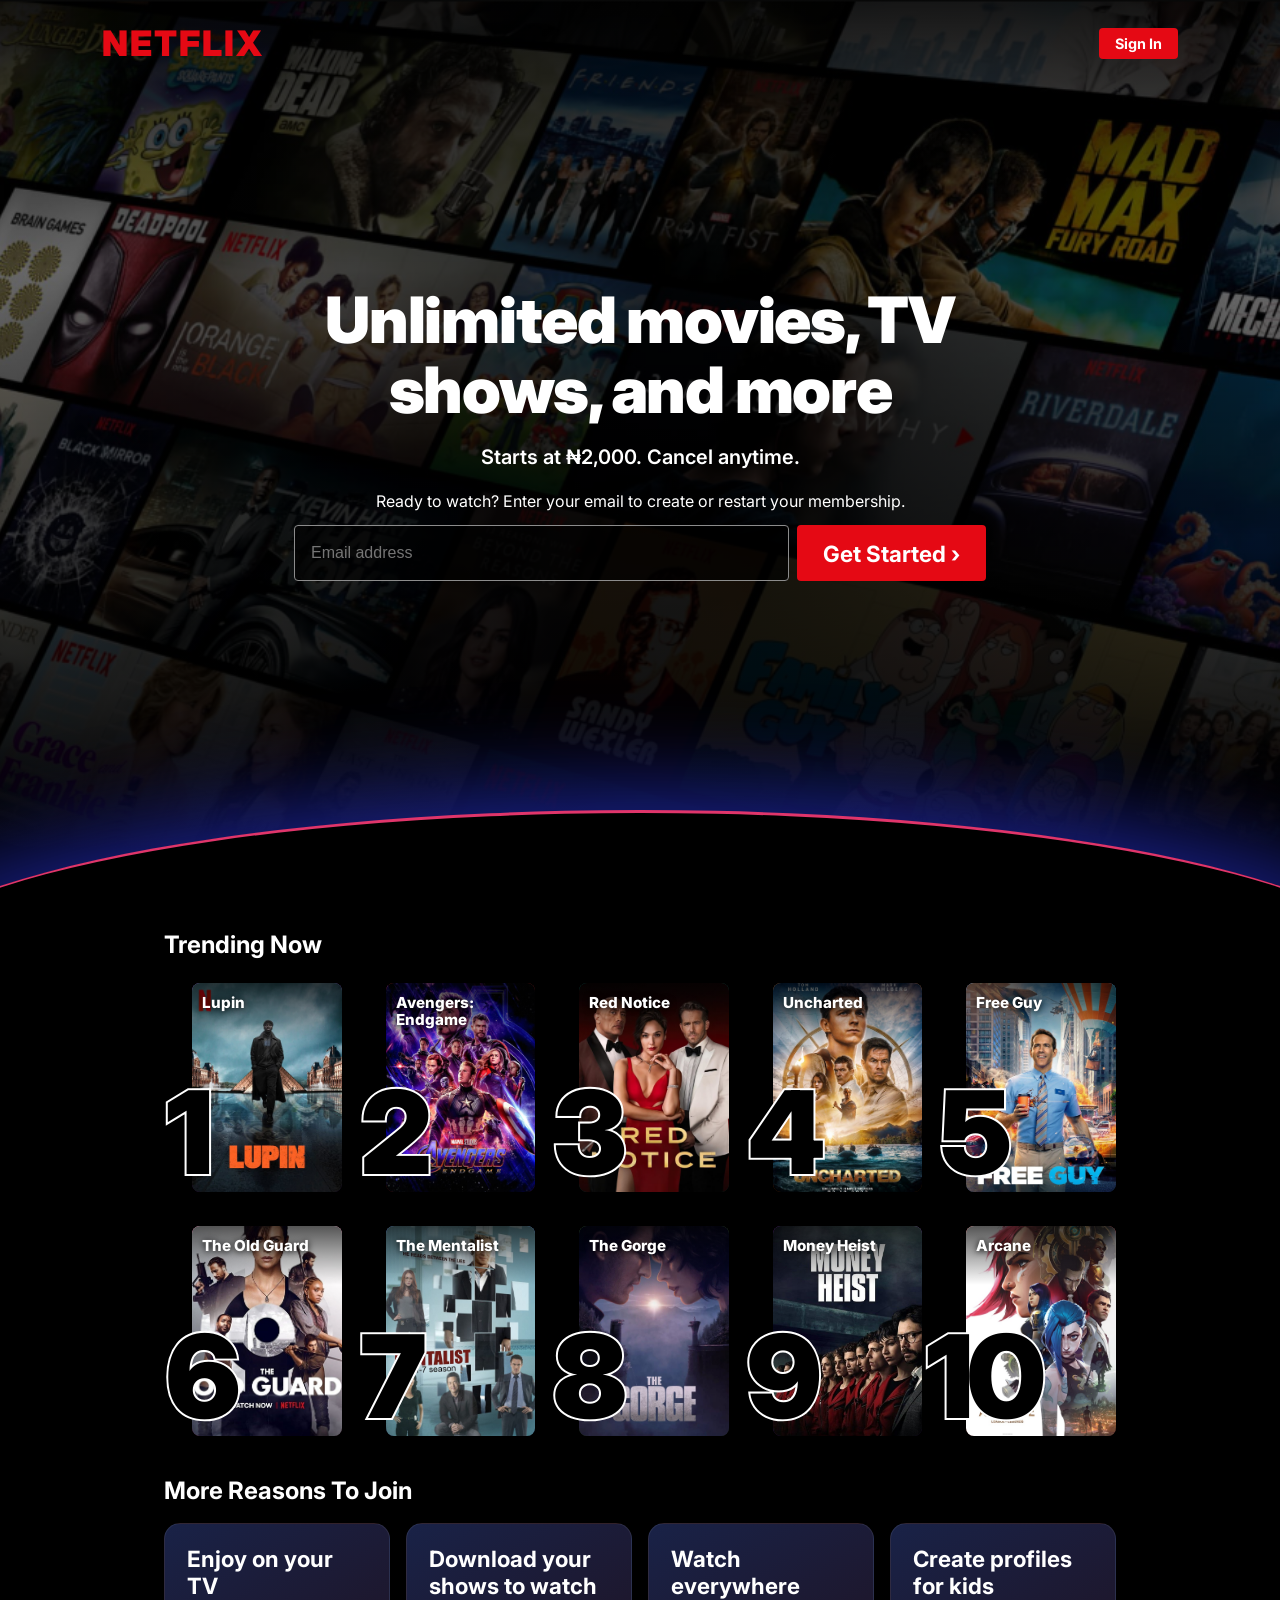
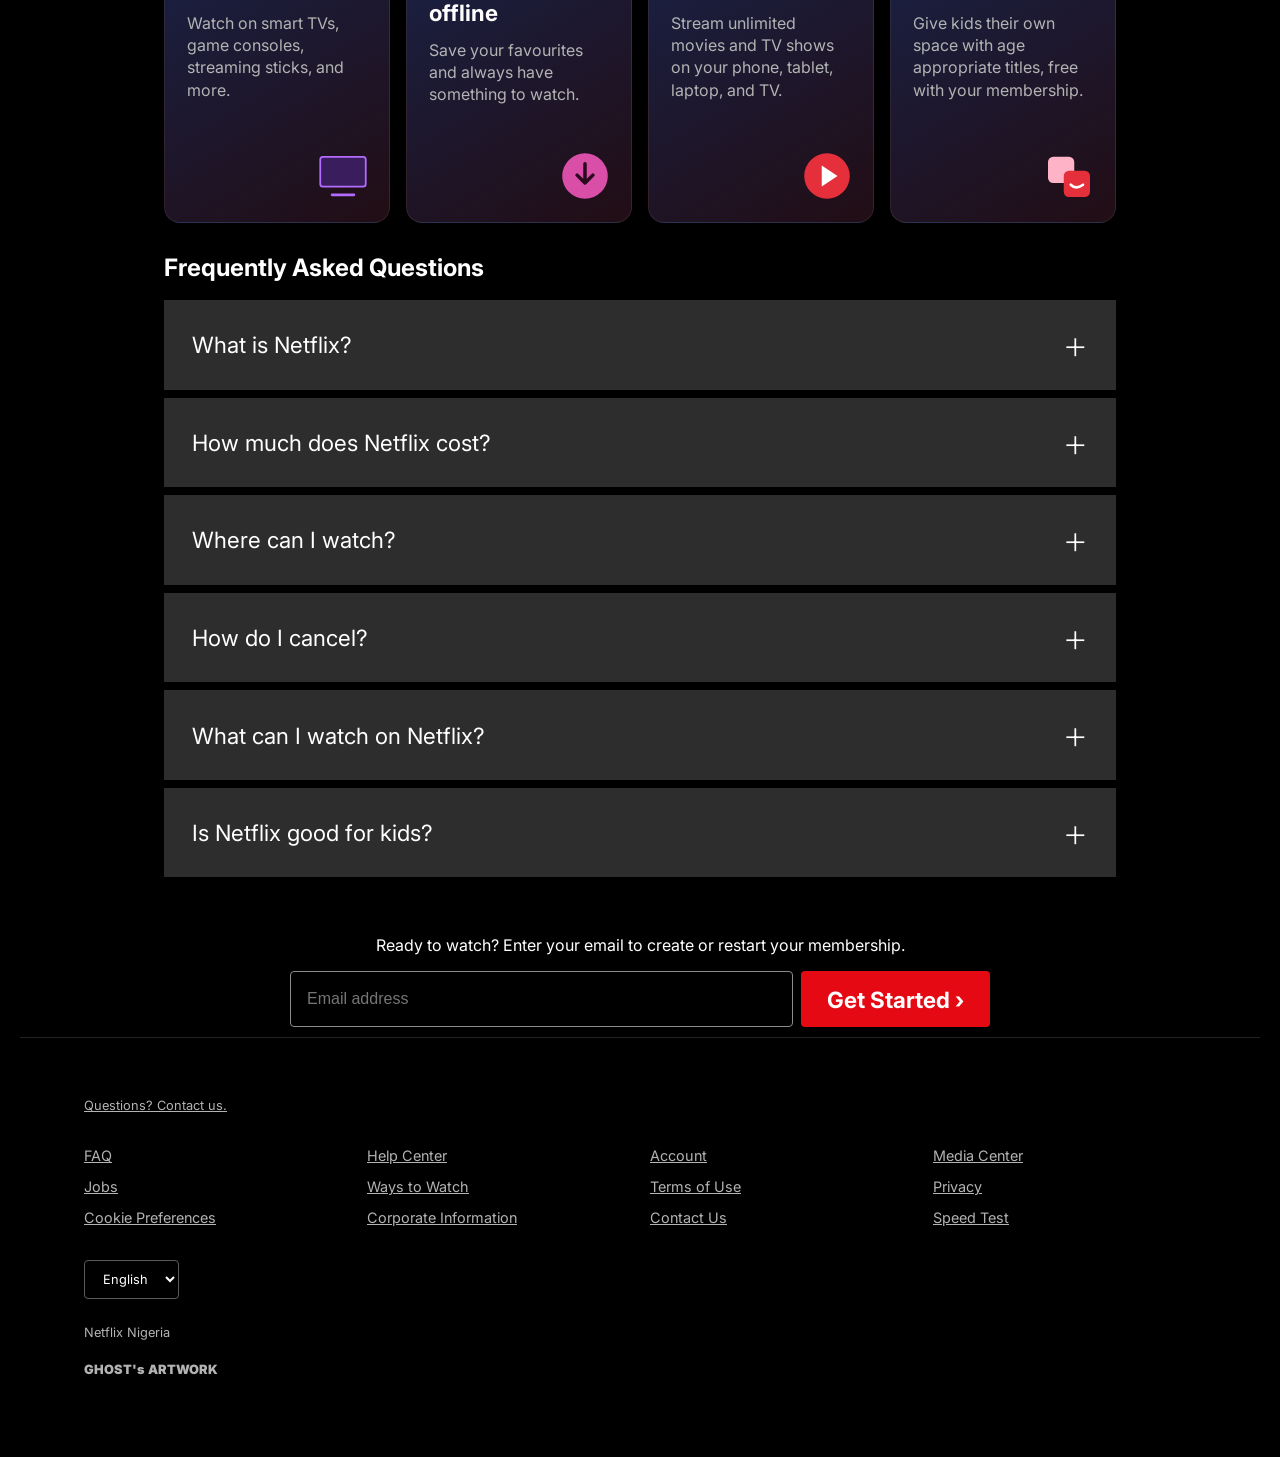
<file: index.html>
<!DOCTYPE html>
<html lang="en">
<head>
<meta charset="UTF-8">
<meta name="viewport" content="width=device-width, initial-scale=1">
<title>NETFLIX | Watch movies and TV shows</title>
<link rel="stylesheet" href="style.css">
</head>
<body>

<!-- HERO -->
<div class="landing">
  
    
  <div class="shade"></div>

  <header class="land-head">
    <a href="index.html" class="logo">NETFLIX</a>
    <a class="signin" href="login.html">Sign In</a>
  </header>

  <main class="land-body">
    <h1>Unlimited movies, TV shows, and more</h1>
    <p class="price">Starts at &#8358;2,000. Cancel anytime.</p>
    <p class="ask">Ready to watch? Enter your email to create or restart your membership.</p>
    <form class="start" action="signup.html" method="get">
      <input type="email" name="email" placeholder="Email address" aria-label="Email address" required>
      <button type="submit">Get Started &rsaquo;</button>
    </form>
  </main>
  <div class="curve"></div>
</div>

<div class="page-body">


  <section class="section">
    <h2>Trending Now</h2>
    <ol class="rank-row">
      <li class="rank-item">
        <div class="art"><img src="images/Lupin.jpg" alt=""><span class="title">Lupin</span></div>
        <span class="rank">1</span>
      </li>
      <li class="rank-item">
        <div class="art"><img src="images/Avengers Endgame.jpg" alt=""><span class="title">Avengers: Endgame</span></div>
        <span class="rank">2</span>
      </li>
      <li class="rank-item">
        <div class="art"><img src="images/download.jpg" alt=""><span class="title">Red Notice</span></div>
        <span class="rank">3</span>
      </li>
      <li class="rank-item">
        <div class="art"><img src="images/30 of the Best Action Movies to Stream on Netflix.jpg" alt=""><span class="title">Uncharted</span></div>
        <span class="rank">4</span>
      </li>
      <li class="rank-item">
        <div class="art"><img src="images/Free Guy (2020).jpg" alt=""><span class="title">Free Guy</span></div>
        <span class="rank">5</span>
      </li>
      <li class="rank-item">
        <div class="art"><img src="images/Charlize Theron.jpg" alt=""><span class="title">The Old Guard</span></div>
        <span class="rank">6</span>
      </li>
      <li class="rank-item">
        <div class="art"><img src="images/The Mentalist🔥❤️.jpg" alt=""><span class="title">The Mentalist</span></div>
        <span class="rank">7</span>
      </li>
      <li class="rank-item">
        <div class="art"><img src="images/The Gorge (2025).jpg" alt=""><span class="title">The Gorge</span></div>
        <span class="rank">8</span>
      </li>
      <li class="rank-item">
        <div class="art"><img src="images/Money Heist - money heist , money heist season 4, money heist season 3, money heist season 3 sub indo, money heist season 2, money heist season 2 sub indo, money heist cast, money heist sinopsis, money heist netflix.jpg" alt=""><span class="title">Money Heist</span></div>
        <span class="rank">9</span>
      </li>
      <li class="rank-item">
        <div class="art"><img src="images/The 40 Best TV Posters of 2021.jpg" alt=""><span class="title">Arcane</span></div>
        <span class="rank">10</span>
      </li>
    </ol>
  </section>

  <!-- MORE REASONS TO JOIN -->
  <section class="section">
    <h2>More Reasons To Join</h2>
    <div class="reasons">
      <article class="reason">
        <h3>Enjoy on your TV</h3>
        <p>Watch on smart TVs, game consoles, streaming sticks, and more.</p>
        <svg viewBox="0 0 64 64" aria-hidden="true">
          <rect x="6" y="10" width="52" height="34" rx="3" fill="#3a1d5c" stroke="#b46bff" stroke-width="2"/>
          <rect x="18" y="52" width="28" height="3" rx="1.5" fill="#b46bff"/>
        </svg>
      </article>
      <article class="reason">
        <h3>Download your shows to watch offline</h3>
        <p>Save your favourites and always have something to watch.</p>
        <svg viewBox="0 0 64 64" aria-hidden="true">
          <circle cx="32" cy="32" r="26" fill="#d94fa8"/>
          <path d="M32 18v22m0 0l-9-9m9 9l9-9" stroke="#2b0a1f" stroke-width="4" fill="none" stroke-linecap="round" stroke-linejoin="round"/>
        </svg>
      </article>
      <article class="reason">
        <h3>Watch everywhere</h3>
        <p>Stream unlimited movies and TV shows on your phone, tablet, laptop, and TV.</p>
        <svg viewBox="0 0 64 64" aria-hidden="true">
          <circle cx="32" cy="32" r="26" fill="#e5303c"/>
          <path d="M26 20l18 12-18 12z" fill="#fff"/>
        </svg>
      </article>
      <article class="reason">
        <h3>Create profiles for kids</h3>
        <p>Give kids their own space with age appropriate titles, free with your membership.</p>
        <svg viewBox="0 0 64 64" aria-hidden="true">
          <rect x="8" y="10" width="30" height="30" rx="6" fill="#ffb3c7"/>
          <rect x="26" y="26" width="30" height="30" rx="6" fill="#e5303c"/>
          <path d="M34 42q6 6 14 0" stroke="#fff" stroke-width="3" fill="none" stroke-linecap="round"/>
        </svg>
      </article>
    </div>
  </section>

  <!-- FAQ -->
  <section class="section faq">
    <h2>Frequently Asked Questions</h2>
    <details>
      <summary>What is Netflix?</summary>
      <p>Netflix is a streaming service for movies, series, and documentaries. Watch on any device with an internet connection, whenever you like.</p>
    </details>
    <details>
      <summary>How much does Netflix cost?</summary>
      <p>Plans start at &#8358;2,000 a month. One flat fee, no contracts, and no hidden charges.</p>
    </details>
    <details>
      <summary>Where can I watch?</summary>
      <p>On your phone, tablet, laptop, or smart TV. Sign in to your account from any web browser.</p>
    </details>
    <details>
      <summary>How do I cancel?</summary>
      <p>Cancel online in two clicks from your account page. There are no cancellation fees, so you can start or stop whenever you want.</p>
    </details>
    <details>
      <summary>What can I watch on Netflix?</summary>
      <p>Dramas, comedies, action films, documentaries, and Nigerian stories, with new titles added every week.</p>
    </details>
    <details>
      <summary>Is Netflix good for kids?</summary>
      <p>Yes. Kids profiles show only age appropriate titles and come free with every plan.</p>
    </details>

    <div class="cta">
      <p class="ask">Ready to watch? Enter your email to create or restart your membership.</p>
      <form class="start" action="signup.html" method="get">
        <input type="email" name="email" placeholder="Email address" aria-label="Email address" required>
        <button type="submit">Get Started &rsaquo;</button>
      </form>
    </div>
  </section>

  <!-- FOOTER -->
  <footer class="site-footer">
    <p class="contact"><a href="#">Questions? Contact us.</a></p>
    <ul class="foot-links">
      <li><a href="#">FAQ</a></li>
      <li><a href="#">Help Center</a></li>
      <li><a href="#">Account</a></li>
      <li><a href="#">Media Center</a></li>
      <li><a href="#">Jobs</a></li>
      <li><a href="#">Ways to Watch</a></li>
      <li><a href="#">Terms of Use</a></li>
      <li><a href="#">Privacy</a></li>
      <li><a href="#">Cookie Preferences</a></li>
      <li><a href="#">Corporate Information</a></li>
      <li><a href="#">Contact Us</a></li>
      <li><a href="#">Speed Test</a></li>
    </ul>
    <select class="lang" aria-label="Language">
      <option>English</option>
      <option>Igbo</option>
      <option>Yoruba</option>
      <option>Hausa</option>
    </select> 
    <p class="country">Netflix Nigeria</p>
    <p class="fine">GHOST's ARTWORK</p>
  </footer>

</div>
</body>
</html>
</file>
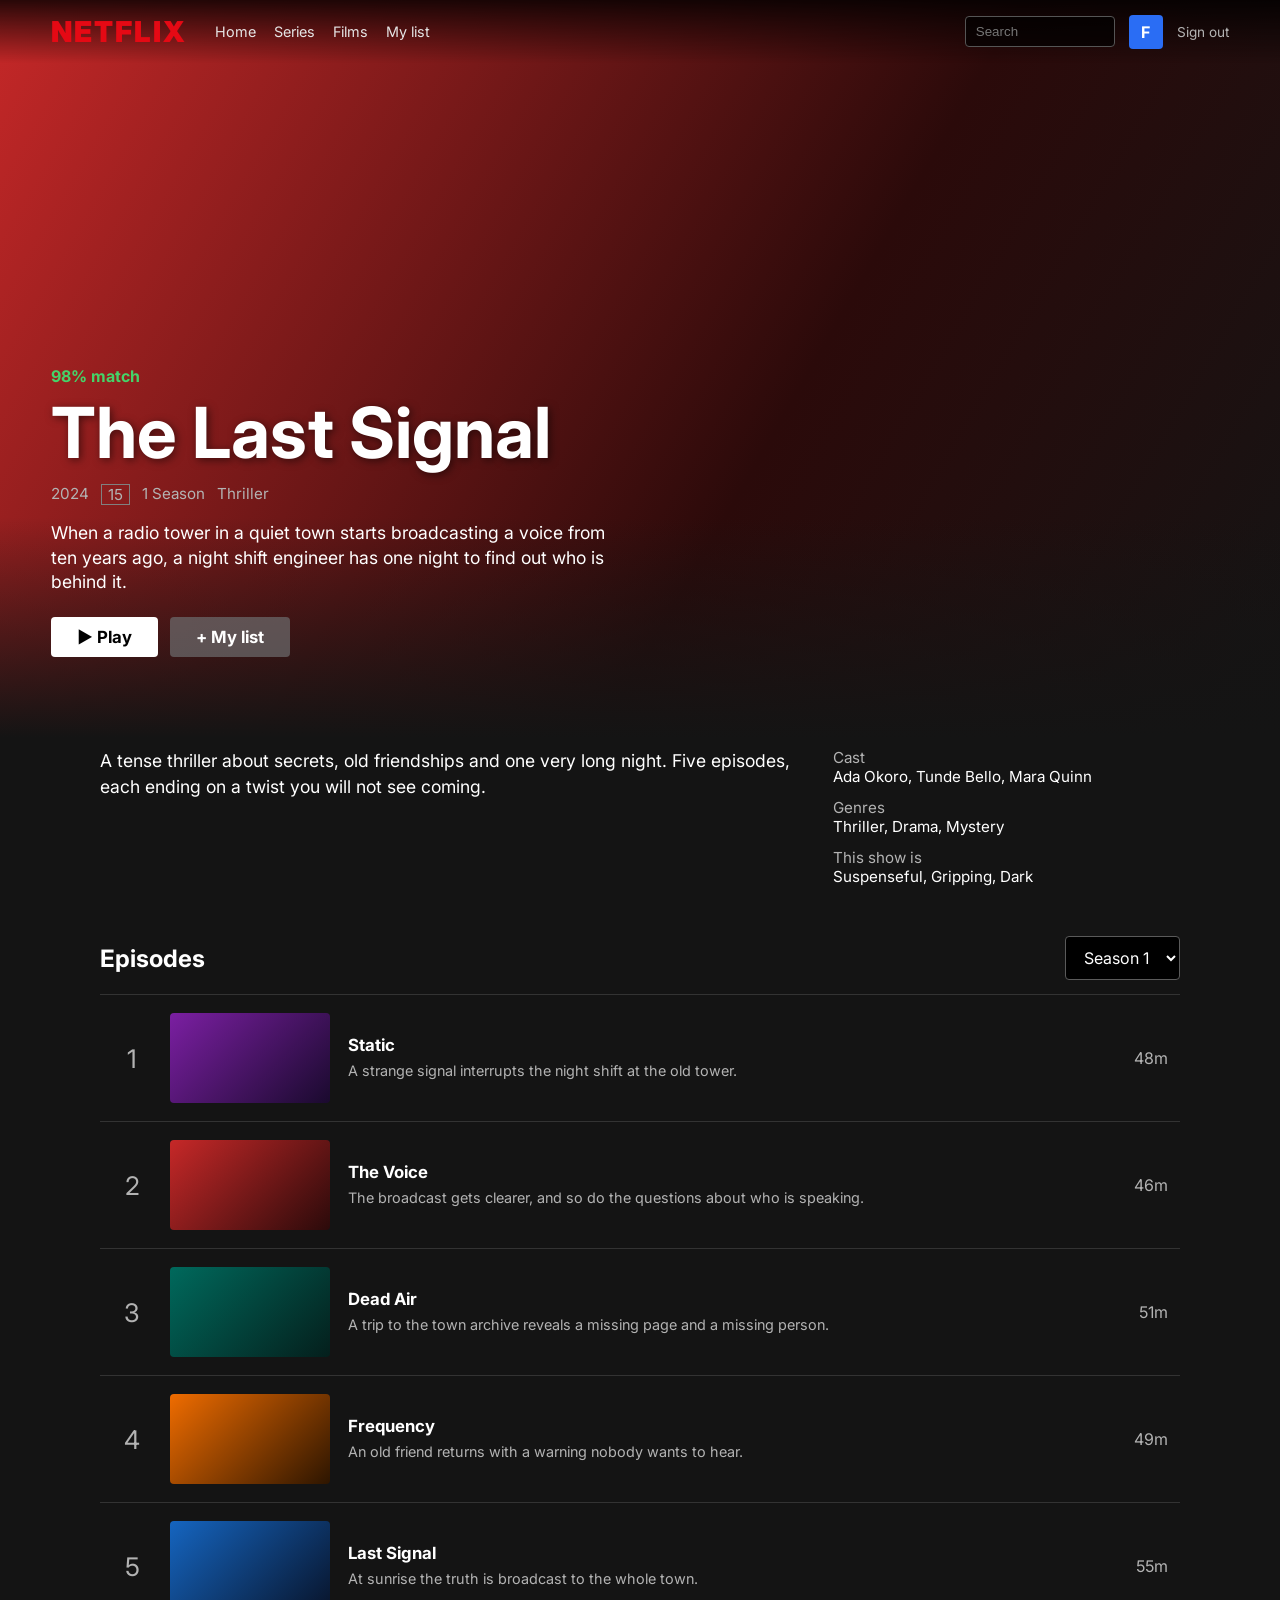
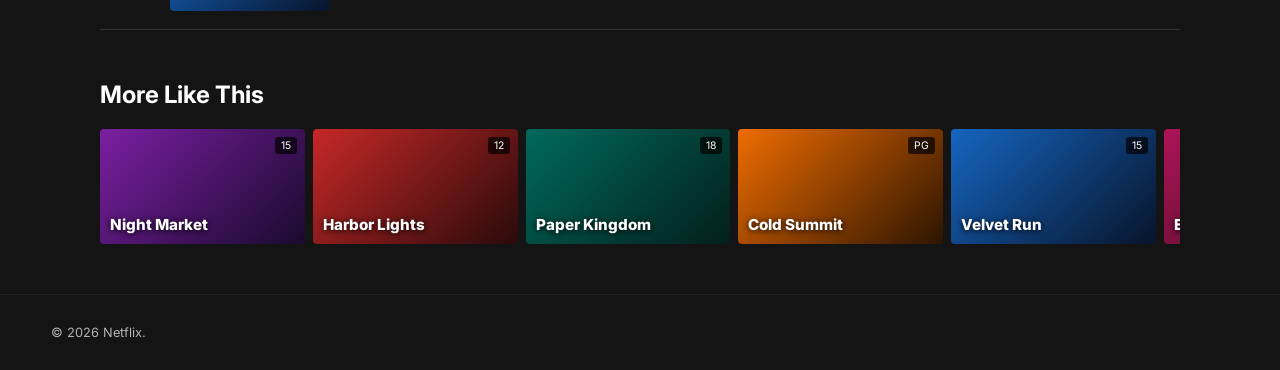
<file: details.html>
<!DOCTYPE html>
<html lang="en">
<head>
<meta charset="UTF-8">
<meta name="viewport" content="width=device-width, initial-scale=1">
<title>The Last Signal | Netflix</title>
<link rel="stylesheet" href="style.css">
</head>
<body>

  <nav>
    <a href="home.html" class="logo">NETFLIX</a>
    <ul>
      <li><a href="home.html">Home</a></li>
      <li><a href="home.html">Series</a></li>
      <li><a href="home.html">Films</a></li>
      <li><a href="home.html">My list</a></li>
    </ul>
    <div class="nav-right">
      <input type="search" placeholder="Search" aria-label="Search titles">
      <a class="avatar" href="profiles.html" aria-label="Switch profile">F</a>
      <a class="signout" href="index.html">Sign out</a>
    </div>
  </nav>

  <!-- Top banner -->
  <section class="hero">
    <div class="hero-body">
      <div class="match">98% match</div>
      <h1>The Last Signal</h1>
      <div class="meta">
        <span>2024</span>
        <span class="age">15</span>
        <span>1 Season</span>
        <span>Thriller</span>
      </div>
      <p>When a radio tower in a quiet town starts broadcasting a voice from ten years ago, a night shift engineer has one night to find out who is behind it.</p>
      <div class="btns">
        <a class="b play" href="details.html">&#9654; Play</a>
        <a class="b info" href="home.html">+ My list</a>
      </div>
    </div>
  </section>

  <!-- Overview and cast -->
  <section class="detail-info">
    <p>A tense thriller about secrets, old friendships and one very long night. Five episodes, each ending on a twist you will not see coming.</p>
    <dl>
      <div><dt>Cast</dt><dd>Ada Okoro, Tunde Bello, Mara Quinn</dd></div>
      <div><dt>Genres</dt><dd>Thriller, Drama, Mystery</dd></div>
      <div><dt>This show is</dt><dd>Suspenseful, Gripping, Dark</dd></div>
    </dl>
  </section>

  <!-- Episodes -->
  <section class="detail-sec">
    <div class="detail-sec-head">
      <h2>Episodes</h2>
      <select class="lang" aria-label="Season">
        <option>Season 1</option>
      </select>
    </div>
    <ol class="episodes">
      <li class="ep">
        <span class="ep-num">1</span>
        <div class="ep-thumb"></div>
        <div><h3>Static</h3><p>A strange signal interrupts the night shift at the old tower.</p></div>
        <span class="ep-time">48m</span>
      </li>
      <li class="ep">
        <span class="ep-num">2</span>
        <div class="ep-thumb"></div>
        <div><h3>The Voice</h3><p>The broadcast gets clearer, and so do the questions about who is speaking.</p></div>
        <span class="ep-time">46m</span>
      </li>
      <li class="ep">
        <span class="ep-num">3</span>
        <div class="ep-thumb"></div>
        <div><h3>Dead Air</h3><p>A trip to the town archive reveals a missing page and a missing person.</p></div>
        <span class="ep-time">51m</span>
      </li>
      <li class="ep">
        <span class="ep-num">4</span>
        <div class="ep-thumb"></div>
        <div><h3>Frequency</h3><p>An old friend returns with a warning nobody wants to hear.</p></div>
        <span class="ep-time">49m</span>
      </li>
      <li class="ep">
        <span class="ep-num">5</span>
        <div class="ep-thumb"></div>
        <div><h3>Last Signal</h3><p>At sunrise the truth is broadcast to the whole town.</p></div>
        <span class="ep-time">55m</span>
      </li>
    </ol>
  </section>

  <!-- More like this -->
  <section class="detail-sec">
    <h2>More Like This</h2>
    <div class="track">
      <a class="poster" href="details.html"><small>15</small>Night Market</a>
      <a class="poster" href="details.html"><small>12</small>Harbor Lights</a>
      <a class="poster" href="details.html"><small>18</small>Paper Kingdom</a>
      <a class="poster" href="details.html"><small>PG</small>Cold Summit</a>
      <a class="poster" href="details.html"><small>15</small>Velvet Run</a>
      <a class="poster" href="details.html"><small>12</small>Echo Valley</a>
    </div>
  </section>

  <footer>&copy; 2026 Netflix.</footer>

</body>
</html>
</file>
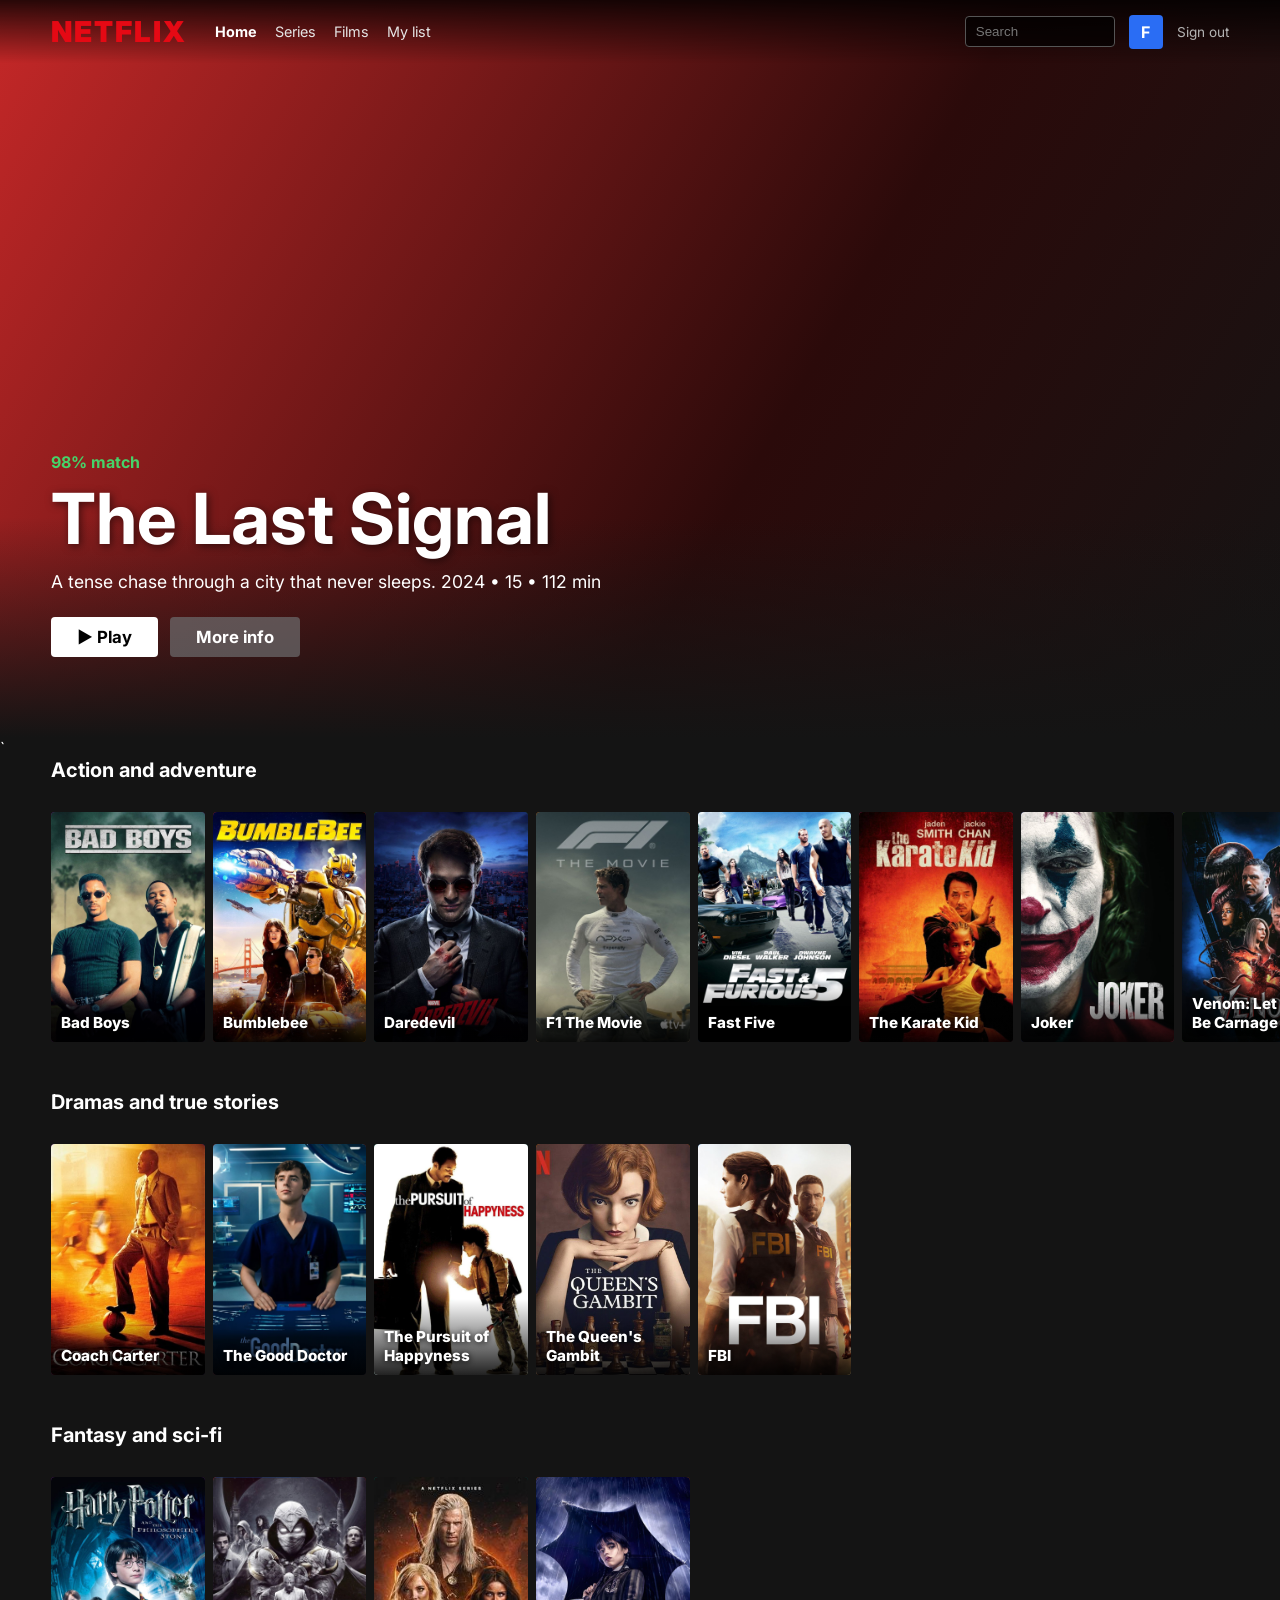
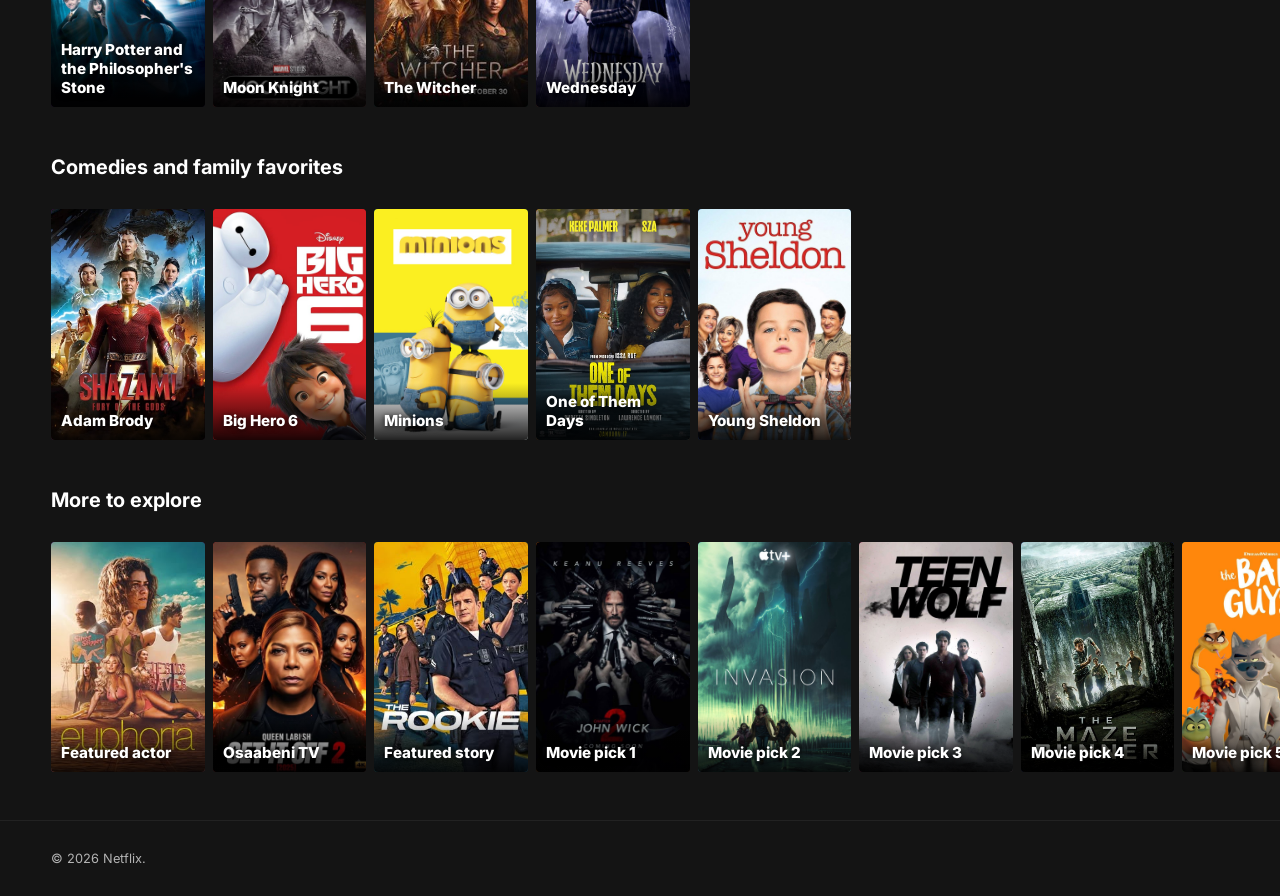
<file: home.html>
<!DOCTYPE html>
<html lang="en">
<head>
<meta charset="UTF-8">
<meta name="viewport" content="width=device-width, initial-scale=1">
<title>Home | Netflix</title>
<link rel="stylesheet" href="style.css">
</head>
<body>
  <nav>
    <a href="home.html" class="logo">NETFLIX</a>
    <ul>
      <li><a class="on" href="home.html">Home</a></li>
      <li><a href="home.html">Series</a></li>
      <li><a href="home.html">Films</a></li>
      <li><a href="home.html">My list</a></li>
    </ul>
    <div class="nav-right">
      <input type="search" placeholder="Search" aria-label="Search titles">
      <a href="./profiles.html" class="avatar" aria-hidden="true">F</a>
      <a class="signout" href="index.html">Sign out</a>
    </div>
  </nav>

  <section class="hero">
    <div class="hero-body">
      <div class="match">98% match</div>
      <h1>The Last Signal</h1>
      <p>A tense chase through a city that never sleeps. 2024 &bull; 15 &bull; 112 min</p>
      <div class="btns">
        <button class="b play">&#9654; Play</button>
        <button class="b info">More info</button>
      </div>
    </div>
  </section>`

    <section class="row"><h2>Action and adventure</h2><div class="track">
      <a class="poster image-poster" href="details.html"><img src="images/movie.img/Bad%20Boys%20(1995).jpg" alt=""><span>Bad Boys</span></a>
      <a class="poster image-poster" href="details.html"><img src="images/movie.img/Bumble%20Bee%202018%20Movie%20Poster%204k%20UHD.jpg" alt=""><span>Bumblebee</span></a>
      <a class="poster image-poster" href="details.html"><img src="images/movie.img/Daredevil.jpg" alt=""><span>Daredevil</span></a>
      <a class="poster image-poster" href="details.html"><img src="images/movie.img/F1%20The%20Movie.jpg" alt=""><span>F1 The Movie</span></a>
      <a class="poster image-poster" href="details.html"><img src="images/movie.img/Fast%20Five%C2%A0(2011)%20%20PG-13%C2%A0%C2%A0%C2%A0_%C2%A0%C2%A0130%20min%C2%A0%C2%A0%C2%A0_%C2%A0%C2%A0Action%2C%C2%A0Adventure%2C%C2%A0Crime.jpg" alt=""><span>Fast Five</span></a>
      <a class="poster image-poster" href="details.html"><img src="images/movie.img/THE%20KARATE%20KID%20LEGGENDA.jpg" alt=""><span>The Karate Kid</span></a>
      <a class="poster image-poster" href="details.html"><img src="images/movie.img/Joker.jpg" alt=""><span>Joker</span></a>
      <a class="poster image-poster" href="details.html"><img src="images/movie.img/Venom_%20Let%20There%20Be%20Carnage.jpg" alt=""><span>Venom: Let There Be Carnage</span></a>
    </div></section>

    <section class="row"><h2>Dramas and true stories</h2><div class="track">
      <a class="poster image-poster" href="details.html"><img src="images/movie.img/Coach%20Carter%20(2005).jpg" alt=""><span>Coach Carter</span></a>
      <a class="poster image-poster" href="details.html"><img src="images/movie.img/The%20Good%20Doctor.jpg" alt=""><span>The Good Doctor</span></a>
      <a class="poster image-poster" href="details.html"><img src="images/movie.img/The%20Pursuit%20of%20Happyness%202006.jpg" alt=""><span>The Pursuit of Happyness</span></a>
      <a class="poster image-poster" href="details.html"><img src="images/movie.img/Queen%E2%80%99s%20Gambit.jpg" alt=""><span>The Queen's Gambit</span></a>
      <a class="poster image-poster" href="details.html"><img src="images/movie.img/fbi%20_%20season%2001.jpg" alt=""><span>FBI</span></a>
    </div></section>

    <section class="row"><h2>Fantasy and sci-fi</h2><div class="track">
      <a class="poster image-poster" href="details.html"><img src="images/movie.img/Harry%20Potter%20and%20the%20Philosopher's%20Stone%20(film%201).jpg" alt=""><span>Harry Potter and the Philosopher's Stone</span></a>
      <a class="poster image-poster" href="details.html"><img src="images/movie.img/Moonknight.jpg" alt=""><span>Moon Knight</span></a>
      <a class="poster image-poster" href="details.html"><img src="images/movie.img/The%20Witcher%20Season%204%20Costume%20Revealed%20in%20New%20Image.jpg" alt=""><span>The Witcher</span></a>
      <a class="poster image-poster" href="details.html"><img src="images/movie.img/Wednesday.jpg" alt=""><span>Wednesday</span></a>
    </div></section>

    <section class="row"><h2>Comedies and family favorites</h2><div class="track">
      <a class="poster image-poster" href="details.html"><img src="images/movie.img/Adam%20Brody.jpg" alt=""><span>Adam Brody</span></a>
      <a class="poster image-poster" href="details.html"><img src="images/movie.img/Big%20Hero%206-%20Nov%202014.jpg" alt=""><span>Big Hero 6</span></a>
      <a class="poster image-poster" href="details.html"><img src="images/movie.img/Minions%20(2015).jpg" alt=""><span>Minions</span></a>
      <a class="poster image-poster" href="details.html"><img src="images/movie.img/One%20of%20Them%20Days%20(2025).jpg" alt=""><span>One of Them Days</span></a>
      <a class="poster image-poster" href="details.html"><img src="images/movie.img/Young%20Sheldon%20Poster%20Collection_%2030%2B%20Amazing%20Posters%20for%20Sheldon%20Cooper%20Fans.jpg" alt=""><span>Young Sheldon</span></a>
    </div></section>

    <section class="row"><h2>More to explore</h2><div class="track">
      <a class="poster image-poster" href="details.html"><img src="images/movie.img/Frequent%20Christopher%20Nolan%20Collaborator%20Just___.jpg" alt=""><span>Featured actor</span></a>
      <a class="poster image-poster" href="details.html"><img src="images/movie.img/OSAABENITV%20%23osaabenitv%20%23osaabeniephraim%20%23osphraim.jpg" alt=""><span>Osaabeni TV</span></a>
      <a class="poster image-poster" href="details.html"><img src="images/movie.img/_It's%20in%20His%20Essence%20Now__%20How%20Tim%20Became%20the%20%E2%80%9CBig___.jpg" alt=""><span>Featured story</span></a>
      <a class="poster image-poster" href="details.html"><img src="images/movie.img/download%20(1).jpg" alt=""><span>Movie pick 1</span></a>
      <a class="poster image-poster" href="details.html"><img src="images/movie.img/download%20(2).jpg" alt=""><span>Movie pick 2</span></a>
      <a class="poster image-poster" href="details.html"><img src="images/movie.img/download%20(3).jpg" alt=""><span>Movie pick 3</span></a>
      <a class="poster image-poster" href="details.html"><img src="images/movie.img/download%20(4).jpg" alt=""><span>Movie pick 4</span></a>
      <a class="poster image-poster" href="details.html"><img src="images/movie.img/download%20(5).jpg" alt=""><span>Movie pick 5</span></a>
      <a class="poster image-poster" href="details.html"><img src="images/movie.img/download%20(6).jpg" alt=""><span>Movie pick 6</span></a>
      <a class="poster image-poster" href="details.html"><img src="images/movie.img/download%20(7).jpg" alt=""><span>Movie pick 7</span></a>
    </div></section>
  </div>

  <footer>&copy; 2026 Netflix.</footer>
</body>
</html>
</file>
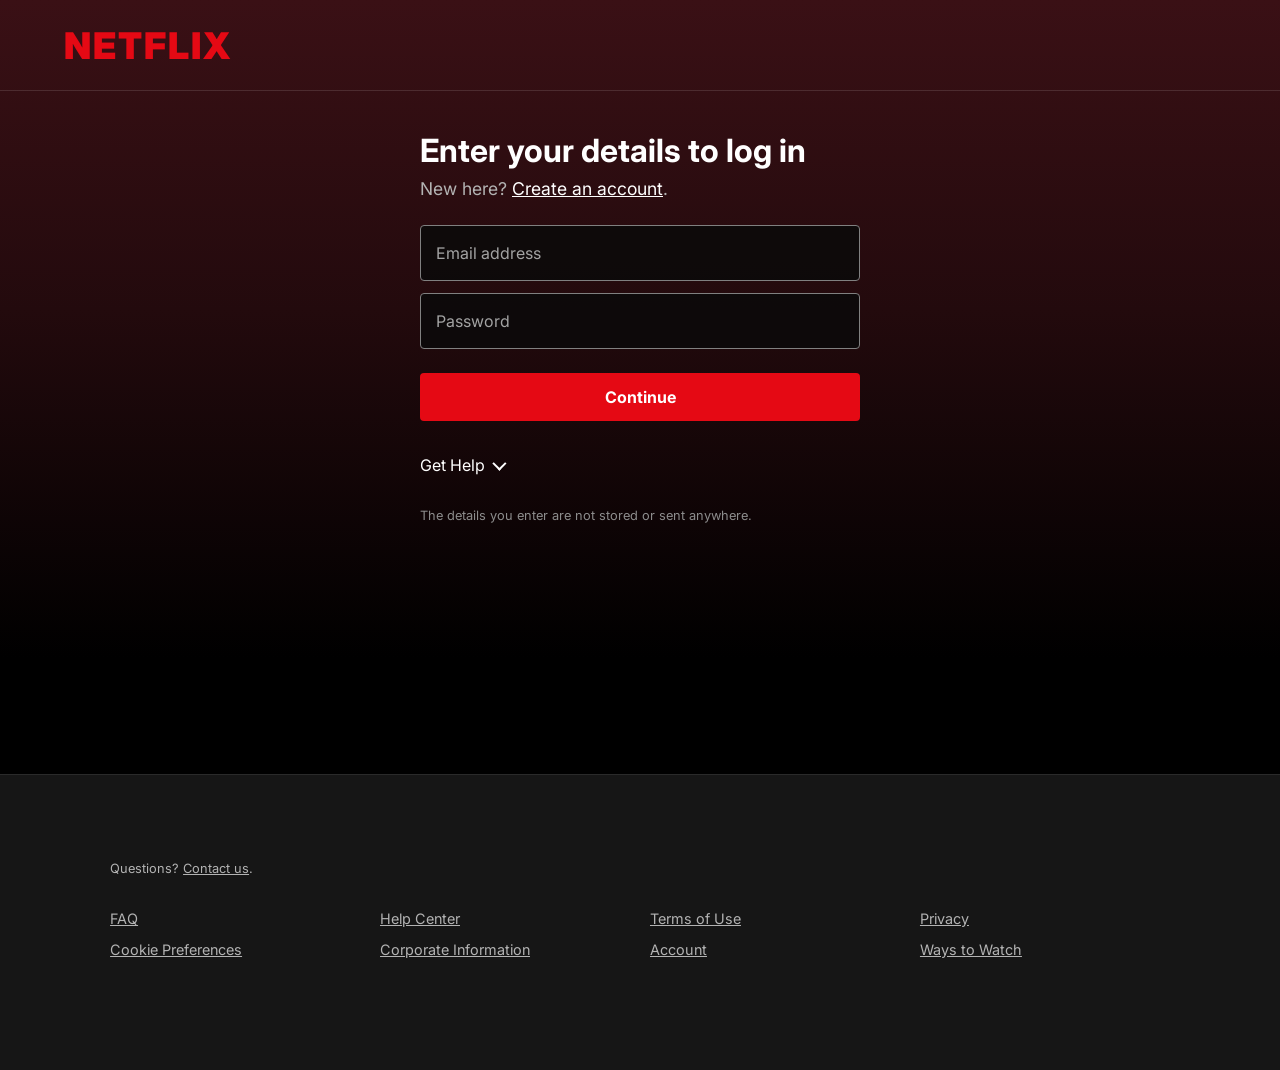
<file: login.html>
<!DOCTYPE html>
<html lang="en">
<head>
<meta charset="UTF-8">
<meta name="viewport" content="width=device-width, initial-scale=1">
<title>Log in | Netflix</title>
<link rel="stylesheet" href="style.css">
</head>
<body>
<div class="auth">

  <div class="auth-top">
    <header class="auth-head">
      <div class="wrap">
        <a href="index.html" class="logo">NETFLIX</a>
      </div>
    </header>

    <main>
      <form class="auth-form" action="home.html" method="get">
        <h1>Enter your details to log in</h1>
        <p class="sub">New here? <a href="signup.html">Create an account</a>.</p>

        <div class="field">
          <input id="email" name="email" type="email" placeholder=" " autocomplete="email" required>
          <label for="email">Email address</label>
        </div>
        <div class="field">
          <input id="pw" name="pw" type="password" placeholder=" " autocomplete="current-password" required>
          <label for="pw">Password</label>
        </div>

        <button class="btn-main" type="submit">Continue</button>

        <details class="help">
          <summary>Get Help</summary>
          <ul>
            <li><a href="#">I forgot my password</a></li>
            <li><a href="#">I need help with my account</a></li>
          </ul>
        </details>

        <p class="recaptcha">The details you enter are not stored or sent anywhere.</p>
      </form>
    </main>
  </div>

  <footer class="auth-footer">
    <div class="site-footer">
      <p class="contact">Questions? <a href="#">Contact us</a>.</p>
      <ul class="foot-links">
        <li><a href="#">FAQ</a></li>
        <li><a href="#">Help Center</a></li>
        <li><a href="#">Terms of Use</a></li>
        <li><a href="#">Privacy</a></li>
        <li><a href="#">Cookie Preferences</a></li>
        <li><a href="#">Corporate Information</a></li>
        <li><a href="#">Account</a></li>
        <li><a href="#">Ways to Watch</a></li>
      </ul>
    </div>
  </footer>

</div>
</body>
</html>
</file>
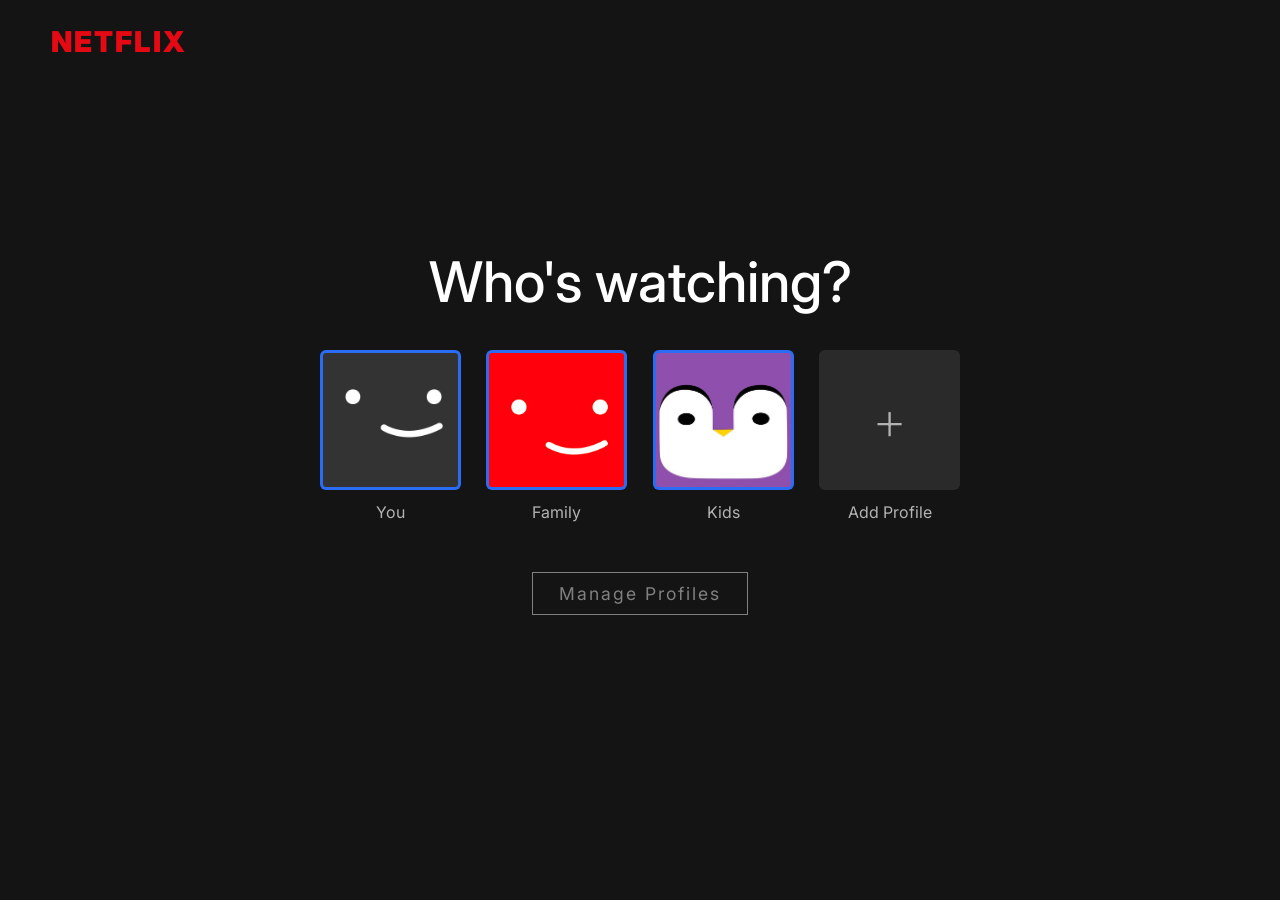
<file: profiles.html>
<!DOCTYPE html>
<html lang="en">
<head>
<meta charset="UTF-8">
<meta name="viewport" content="width=device-width, initial-scale=1">
<title>Who's watching? | Netflix</title>
<link rel="stylesheet" href="style.css">
</head>
<body class="profiles-page">

  <header>
    <a href="profiles.html" class="logo">NETFLIX</a>
  </header>

  <main>
    <h1>Who's watching?</h1>

    <ul class="profile-list">
      <li>
        <a class="profile" href="home.html">
          <span class="pic"><img src="images/Netflix.jpg" alt=""></span>
          <span>You</span>
        </a>
      </li>
      <li>
        <a class="profile" href="home.html">
          <span class="pic"><img src="images/movie board.jpg" alt=""></span>
          <span>Family</span>
        </a>
      </li>
      <li>
        <a class="profile" href="home.html">
          <span class="pic"><img src="images/download (8).jpg" alt=""></span>
          <span>Kids</span>
        </a>
      </li>
      <li>
        <a class="profile" href="#">
          <span class="pic add">+</span>
          <span>Add Profile</span>
        </a>
      </li>
    </ul>

    <a class="manage" href="#">Manage Profiles</a>
  </main>

</body>
</html>
</file>
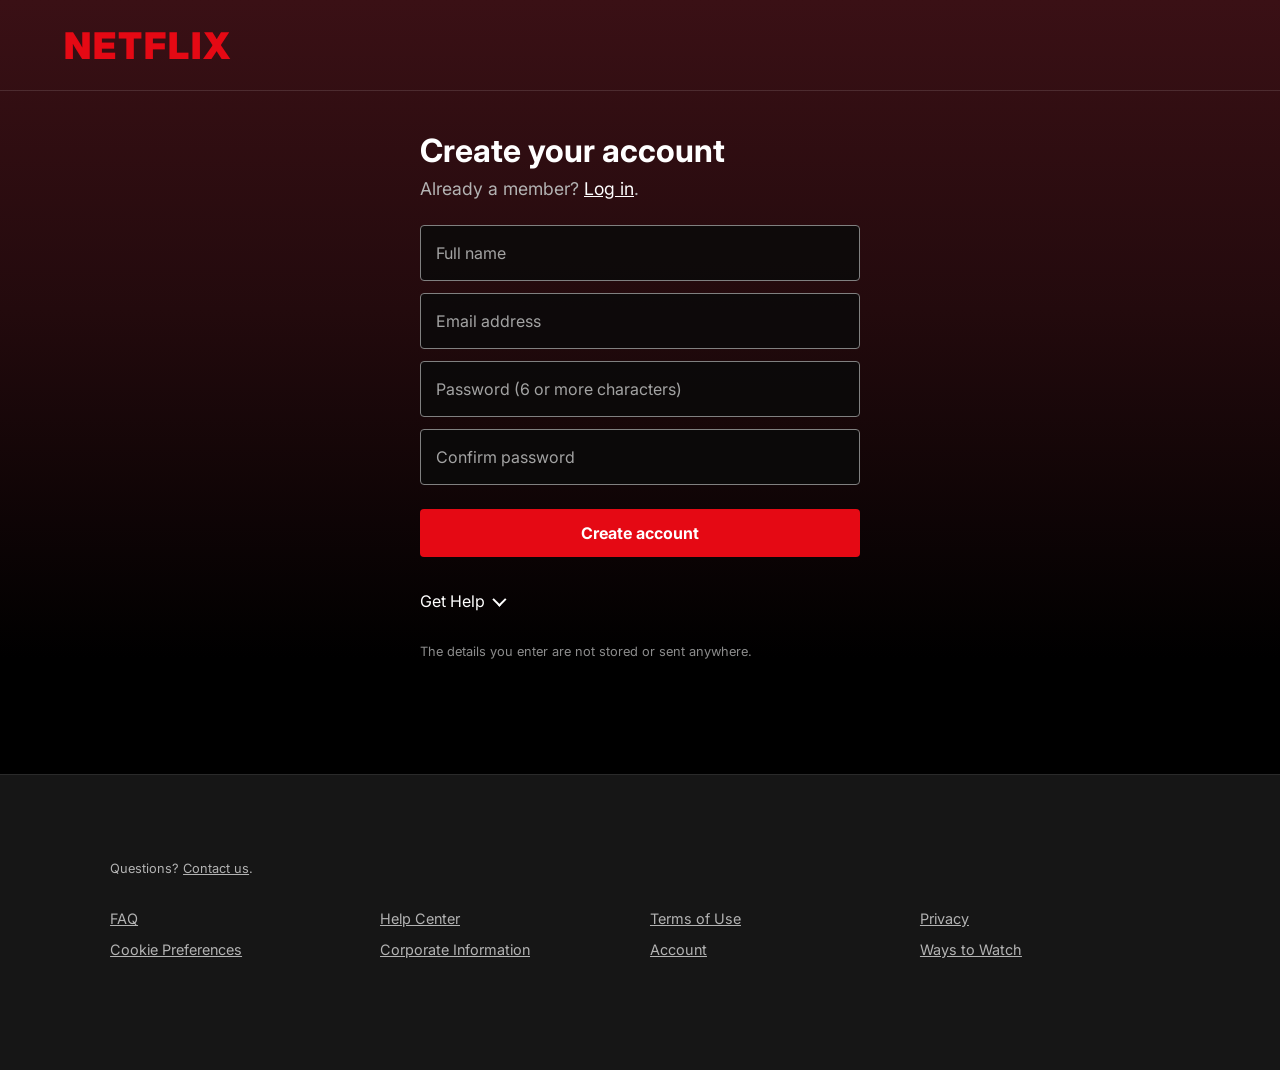
<file: signup.html>
<!DOCTYPE html>
<html lang="en">
<head>
<meta charset="UTF-8">
<meta name="viewport" content="width=device-width, initial-scale=1">
<title>Sign up | Netflix</title>
<link rel="stylesheet" href="style.css">
</head>
<body>
<div class="auth">

  <div class="auth-top">
    <header class="auth-head">
      <div class="wrap">
        <a href="index.html" class="logo">NETFLIX</a>
      </div>
    </header>

    <main>
      <form class="auth-form" action="login.html" method="get">
        <h1>Create your account</h1>
        <p class="sub">Already a member? <a href="login.html">Log in</a>.</p>

        <div class="field">
          <input id="name" name="name" type="text" placeholder=" " minlength="2" autocomplete="name" required>
          <label for="name">Full name</label>
        </div>
        <div class="field">
          <input id="email" name="email" type="email" placeholder=" " autocomplete="email" required>
          <label for="email">Email address</label>
        </div>
        <div class="field">
          <input id="pw" name="pw" type="password" placeholder=" " minlength="6" autocomplete="new-password" required>
          <label for="pw">Password (6 or more characters)</label>
        </div>
        <div class="field">
          <input id="pw2" name="pw2" type="password" placeholder=" " minlength="6" autocomplete="new-password" required>
          <label for="pw2">Confirm password</label>
        </div>

        <button class="btn-main" type="submit">Create account</button>

        <details class="help">
          <summary>Get Help</summary>
          <ul>
            <li><a href="#">I already have an account</a></li>
            <li><a href="#">I need help signing up</a></li>
          </ul>
        </details>

        <p class="recaptcha">The details you enter are not stored or sent anywhere.</p>
      </form>
    </main>
  </div>

  <footer class="auth-footer">
    <div class="site-footer">
      <p class="contact">Questions? <a href="#">Contact us</a>.</p>
      <ul class="foot-links">
        <li><a href="#">FAQ</a></li>
        <li><a href="#">Help Center</a></li>
        <li><a href="#">Terms of Use</a></li>
        <li><a href="#">Privacy</a></li>
        <li><a href="#">Cookie Preferences</a></li>
        <li><a href="#">Corporate Information</a></li>
        <li><a href="#">Account</a></li>
        <li><a href="#">Ways to Watch</a></li>
      </ul>
    </div>
  </footer>

</div>
</body>
</html>
</file>
<file: style.css>
@import url("https://fonts.googleapis.com/css2?family=Inter:wght@400;500;600;700;800;900&display=swap");

:root {
  --red: #e50914;
  --red-dark: #c40812;
  --bg: #141414;
  --muted: #b3b3b3;
}

* {
  box-sizing: border-box;
  margin: 0;
  padding: 0;
}

body {
  font-family: "Inter", Arial, sans-serif;
  background: var(--bg);
  color: #fff;
  min-height: 100vh;
}

a {
  color: inherit;
  text-decoration: none;
}

button {
  font: inherit;
  cursor: pointer;
}


.logo {
  font-weight: 900;
  letter-spacing: 2px;
  color: var(--red);
  font-size: 1.8rem;
  font-family: "Inter", Arial, sans-serif;
}


.signin,
.start button,
.btn-main {
  background: var(--red);
  color: #fff;
}

.signin:hover,
.start button:hover,
.btn-main:hover {
  background: var(--red-dark);
}

.landing {
  position: relative;
  min-height: 100vh;
  overflow: hidden;
  display: flex;
  flex-direction: column;
  background: #000 url("./Netflix.png") center/cover no-repeat;
}

/* Tilted poster wall in the background */
.collage {
  position: absolute;
  inset: -20% -15%;
  display: grid;
  grid-template-columns: repeat(9, 1fr);
  gap: 10px;
  transform: rotate(-12deg) skewX(8deg);
  opacity: 0.9;
}

.collage span {
  aspect-ratio: 2 / 3;
  border-radius: 6px;
  display: flex;
  align-items: flex-end;
  padding: 10px;
  font-weight: 800;
  font-size: clamp(0.7rem, 1.3vw, 1.1rem);
  line-height: 1.1;
  text-shadow: 0 1px 6px #000;
}

/* Tile colours repeat every 8 tiles */
.collage span:nth-child(8n+1) { background: linear-gradient(160deg, #7b1fa2, #1a0a2e); }
.collage span:nth-child(8n+2) { background: linear-gradient(160deg, #c62828, #2b0a0a); }
.collage span:nth-child(8n+3) { background: linear-gradient(160deg, #00695c, #041f1c); }
.collage span:nth-child(8n+4) { background: linear-gradient(160deg, #ef6c00, #2d1500); }
.collage span:nth-child(8n+5) { background: linear-gradient(160deg, #1565c0, #08142b); }
.collage span:nth-child(8n+6) { background: linear-gradient(160deg, #ad1457, #2a0a18); }
.collage span:nth-child(8n+7) { background: linear-gradient(160deg, #283593, #0a0d26); }
.collage span:nth-child(8n)   { background: linear-gradient(160deg, #558b2f, #0f1d08); }

/* Dark layer over the wall so the text is readable */
.shade {
  position: absolute;
  inset: 0;
  background:
    radial-gradient(ellipse at center, rgba(0, 0, 0, 0.75) 25%, rgba(0, 0, 0, 0.45) 70%),
    linear-gradient(#000c, transparent 30%, #000 95%);
}

/* Top bar: logo on the left, Sign In on the right */
.land-head {
  position: relative;
  z-index: 2;
  display: flex;
  justify-content: space-between;
  align-items: center;
  padding: 22px 8%;
}

.land-head .logo {
  font-size: 2.2rem;
}

.signin {
  border-radius: 4px;
  padding: 7px 16px;
  font-weight: 700;
  font-size: 0.9rem;
}

/* Centre text and email form */
.land-body {
  position: relative;
  z-index: 2;
  flex: 1;
  display: flex;
  flex-direction: column;
  align-items: center;
  justify-content: center;
  text-align: center;
  max-width: 820px;
  margin: 0 auto;
  padding: 0 5% 120px;
}

.land-body h1 {
  font-size: clamp(2.2rem, 5.5vw, 4rem);
  font-weight: 900;
  line-height: 1.1;
  margin-bottom: 20px;
  letter-spacing: -0.02em;
}

.land-body .price {
  font-size: 1.25rem;
  font-weight: 600;
  margin-bottom: 22px;
}

.land-body .ask {
  margin-bottom: 14px;
}

.start {
  display: flex;
  gap: 8px;
  width: 100%;
  max-width: 700px;
}

.start input {
  flex: 1;
  min-width: 0;
  background: #000a;
  border: 1px solid #8c8c8c;
  border-radius: 4px;
  color: #fff;
  padding: 18px 16px;
  font-size: 1rem;
}

.start input:focus {
  outline: 2px solid #fff;
  outline-offset: 1px;
}

.start button {
  border: 0;
  border-radius: 4px;
  font-weight: 700;
  font-size: 1.4rem;
  padding: 0 26px;
}

.curve {
  position: absolute;
  z-index: 2;
  left: -10%;
  right: -10%;
  bottom: -80px;
  height: 170px;
  border-radius: 50% 50% 0 0 / 100% 100% 0 0;
  background: #000;
  border-top: 3px solid #e0356b;
  box-shadow: 0 -22px 90px #2f3cff88;
}

.page-body {
  background: #000;
  padding-bottom: 40px;
}

.section {
  width: min(1080px, 90%);
  margin: 0 auto;
  padding: 30px 5% 0;
}

.section h2 {
  font-size: 1.5rem;
  font-weight: 700;
  margin-bottom: 18px;
}

/* Trending now: 5 per row, like the real thing */
.rank-row {
  display: grid;
  grid-template-columns: repeat(5, 1fr);
  gap: 34px 44px;
  list-style: none;
  padding: 6px 0 10px 28px;
}

.rank-item {
  position: relative;
}

/* The poster box */
.art {
  position: relative;
  aspect-ratio: 5 / 7;
  overflow: hidden;
  border-radius: 8px;
  background: linear-gradient(160deg, var(--c1), var(--c2));
}

/* The animal picture fills the box */
.art img {
  position: absolute;
  inset: 0;
  width: 100%;
  height: 100%;
  object-fit: cover;
  display: block;
}

/* Title sits at the top so the number never covers it */
.art .title {
  position: absolute;
  top: 0;
  left: 0;
  right: 0;
  padding: 12px 10px 30px;
  font-weight: 800;
  font-size: 0.95rem;
  line-height: 1.1;
  text-shadow: 0 1px 6px #000;
  background: linear-gradient(#000a, transparent);
}

/* The big outlined number */
.rank {
  position: absolute;
  left: -26px;
  bottom: 14px;
  z-index: 2;
  font-size: clamp(4.5rem, 9vw, 7.5rem);
  font-weight: 900;
  line-height: 0.8;
  letter-spacing: -0.06em;
  color: #000;
  -webkit-text-stroke: 4px #fff;
  paint-order: stroke fill;
}

.rank-item:nth-child(10) .rank {
  left: -40px;
}

/* Poster colours (repeat every 8) */
.rank-item:nth-child(8n+1) { --c1: #7b1fa2; --c2: #1a0a2e; }
.rank-item:nth-child(8n+2) { --c1: #c62828; --c2: #2b0a0a; }
.rank-item:nth-child(8n+3) { --c1: #00695c; --c2: #041f1c; }
.rank-item:nth-child(8n+4) { --c1: #ef6c00; --c2: #2d1500; }
.rank-item:nth-child(8n+5) { --c1: #1565c0; --c2: #08142b; }
.rank-item:nth-child(8n+6) { --c1: #ad1457; --c2: #2a0a18; }
.rank-item:nth-child(8n+7) { --c1: #283593; --c2: #0a0d26; }
.rank-item:nth-child(8n)   { --c1: #558b2f; --c2: #0f1d08; }

/* More reasons to join: four cards */
.reasons {
  display: grid;
  grid-template-columns: repeat(4, 1fr);
  gap: 16px;
}

.reason {
  position: relative;
  min-height: 300px;
  padding: 22px;
  border-radius: 16px;
  border: 1px solid #ffffff14;
  background: linear-gradient(149deg, #192247 0%, #210e17 95%);
}

.reason h3 {
  font-size: 1.4rem;
  font-weight: 700;
  line-height: 1.2;
  margin-bottom: 12px;
}

.reason p {
  color: var(--muted);
  line-height: 1.4;
}

.reason svg {
  position: absolute;
  right: 18px;
  bottom: 18px;
  width: 56px;
  height: 56px;
}

.faq details {
  background: #2d2d2d;
  margin-bottom: 8px;
}

.faq summary {
  display: flex;
  justify-content: space-between;
  align-items: center;
  padding: 24px 28px;
  font-size: 1.4rem;
  list-style: none;
  cursor: pointer;
}

.faq summary::-webkit-details-marker {
  display: none;
}

.faq summary::after {
  content: "+";
  font-size: 2.6rem;
  font-weight: 200;
  line-height: 1;
  transition: transform 0.2s;
}

.faq details[open] summary::after {
  transform: rotate(45deg);
}

.faq details p {
  border-top: 2px solid #000;
  padding: 24px 28px;
  font-size: 1.2rem;
  line-height: 1.5;
}

.cta {
  text-align: center;
  padding: 50px 0 10px;
}

.cta .ask {
  margin-bottom: 16px;
}

.cta .start {
  margin: 0 auto;
}

/* Footer */
.site-footer {
  max-width: 1240px;
  margin: 0 auto;
  padding: 60px 5% 40px;
  color: var(--muted);
}

.site-footer a {
  text-decoration: underline;
}

.site-footer a:hover {
  color: #fff;
}

.contact {
  margin-bottom: 34px;
}

.foot-links {
  display: grid;
  grid-template-columns: repeat(4, 1fr);
  gap: 14px 20px;
  list-style: none;
  margin-bottom: 34px;
  font-size: 0.9rem;
}

.lang {
  background: #000;
  color: #fff;
  border: 1px solid #5a5a5a;
  border-radius: 4px;
  padding: 10px 14px;
  font: inherit;
}

.country {
  margin-top: 26px;
}

.fine {
  margin-top: 22px;
  font-size: 0.8rem;
}

/* =========================================
   4. LOG IN AND SIGN UP PAGES
   ========================================= */

.auth {
  display: flex;
  flex-direction: column;
}

/* Everything above the footer: red to black fade */
.auth-top {
  min-height: 86vh;
  display: flex;
  flex-direction: column;
  background: linear-gradient(180deg, #3a1015 0%, #230a0d 40%, #000 85%);
}

/* Shared content width, so the logo lines up with the footer */
.wrap {
  width: min(1190px, 90%);
  margin: 0 auto;
}

/* Header with a thin line under it */
.auth-head {
  border-bottom: 1px solid rgba(255, 255, 255, 0.12);
}

.auth-head .wrap {
  height: 90px;
  display: flex;
  align-items: center;
}

.auth-head .logo {
  font-size: 2.3rem;
}

/* The form sits directly on the background, no box */
.auth-top main {
  flex: 1;
  display: flex;
  justify-content: center;
  align-items: flex-start;
  padding: 40px 16px 80px;
}

.auth-form {
  width: 100%;
  max-width: 440px;
}

.auth-form h1 {
  font-size: 2rem;
  font-weight: 700;
  margin-bottom: 8px;
}

.sub {
  color: var(--muted);
  font-size: 1.1rem;
  margin-bottom: 26px;
}

.sub a {
  color: #fff;
  text-decoration: underline;
}

/* Input fields with a floating label */
.field {
  position: relative;
  margin-bottom: 12px;
}

.field input {
  width: 100%;
  height: 56px;
  background: rgba(10, 10, 10, 0.85);
  border: 1px solid #808080;
  border-radius: 4px;
  color: #fff;
  padding: 24px 16px 8px;
  font-size: 1rem;
}

.field input:focus {
  border-color: #fff;
  outline: none;
}

.field input:user-invalid {
  border-color: #e87c03;
}

.field label {
  position: absolute;
  left: 16px;
  top: 18px;
  color: #a3a3a3;
  pointer-events: none;
  transition: 0.15s;
}

.field input:focus + label,
.field input:not(:placeholder-shown) + label {
  top: 8px;
  font-size: 0.75rem;
}

/* Fix for Chrome autofill turning the fields white */
.field input:-webkit-autofill,
.field input:-webkit-autofill:hover,
.field input:-webkit-autofill:focus {
  -webkit-text-fill-color: #fff;
  -webkit-box-shadow: 0 0 0 1000px #0a0a0a inset;
  box-shadow: 0 0 0 1000px #0a0a0a inset;
  caret-color: #fff;
}

.field input:-webkit-autofill + label {
  top: 8px;
  font-size: 0.75rem;
}

/* Continue button (colour comes from section 2) */
.btn-main {
  width: 100%;
  height: 48px;
  border: 0;
  border-radius: 4px;
  font-weight: 700;
  font-size: 1rem;
  margin-top: 12px;
}

/* Get Help dropdown */
.help {
  margin-top: 34px;
}

.help summary {
  display: inline-flex;
  align-items: center;
  gap: 8px;
  list-style: none;
  cursor: pointer;
}

.help summary::-webkit-details-marker {
  display: none;
}

.help summary::after {
  content: "";
  width: 8px;
  height: 8px;
  border-right: 2px solid #fff;
  border-bottom: 2px solid #fff;
  transform: rotate(45deg) translateY(-2px);
  transition: transform 0.2s;
}

.help[open] summary::after {
  transform: rotate(-135deg) translateY(-2px);
}

.help ul {
  display: grid;
  gap: 10px;
  list-style: none;
  margin-top: 14px;
  color: var(--muted);
}

.help a {
  text-decoration: underline;
}

.recaptcha {
  margin-top: 32px;
  color: #8c8c8c;
  font-size: 0.8rem;
  line-height: 1.4;
}

/* Grey footer panel */
.auth-footer {
  background: #161616;
  border-top: 1px solid #2a2a2a;
}

.auth-footer .site-footer {
  width: min(1190px, 90%);
  max-width: none;
  padding: 56px 0 48px;
}

nav {
  position: fixed;
  top: 0;
  left: 0;
  right: 0;
  z-index: 50;
  display: flex;
  align-items: center;
  gap: 28px;
  padding: 14px 4%;
  background: linear-gradient(#000c, transparent);
}

nav ul {
  display: flex;
  gap: 18px;
  list-style: none;
  font-size: 0.9rem;
}

nav ul a {
  color: #e5e5e5;
}

nav ul a:hover,
nav ul a.on {
  color: #fff;
  font-weight: 700;
}

.nav-right {
  display: flex;
  align-items: center;
  gap: 14px;
  margin-left: auto;
}

.nav-right input {
  width: 150px;
  background: #000a;
  border: 1px solid #555;
  border-radius: 4px;
  color: #fff;
  padding: 7px 10px;
}

.nav-right input:focus {
  width: 200px;
  border-color: #fff;
  outline: none;
}

.avatar {
  display: grid;
  place-items: center;
  width: 34px;
  height: 34px;
  background: #2a6df4;
  border-radius: 4px;
  font-weight: 700;
}

.signout {
  color: var(--muted);
  font-size: 0.85rem;
}

.signout:hover {
  color: #fff;
  text-decoration: underline;
}


.hero {
  position: relative;
  min-height: 82vh;
  display: flex;
  align-items: flex-end;
  padding: 0 4% 9vh;
  background: linear-gradient(120deg, #c62828, #2b0a0a 60%, #141414);
}

.hero::after {
  content: "";
  position: absolute;
  inset: auto 0 0;
  height: 30%;
  background: linear-gradient(transparent, var(--bg));
}

.hero-body {
  position: relative;
  z-index: 2;
  max-width: 560px;
}

.hero .match {
  color: #46d369;
  font-weight: 700;
  margin-bottom: 12px;
}

.hero h1 {
  font-size: clamp(2.4rem, 6vw, 4.4rem);
  line-height: 1;
  margin-bottom: 16px;
  text-shadow: 2px 2px 8px #0008;
}

.hero p {
  font-size: 1.1rem;
  line-height: 1.4;
  margin-bottom: 22px;
}

/* Play and More info buttons */
.btns {
  display: flex;
  flex-wrap: wrap;
  gap: 12px;
}

.b {
  border: 0;
  border-radius: 4px;
  padding: 10px 26px;
  font-size: 1.05rem;
  font-weight: 700;
  display: inline-block;
}

.b.play {
  background: #fff;
  color: #000;
}

.b.play:hover {
  background: #ffffffbb;
}

.b.info {
  background: #6d6d6eb3;
  color: #fff;
}

.b.info:hover {
  background: #6d6d6e66;
}

/* Rows of posters */
.rows {
  position: relative;
  z-index: 3;
  margin-top: -8vh;
  padding-bottom: 60px;
}

.row {
  margin-bottom: 28px;
  padding-left: 4%;
}

.row h2 {
  font-size: 1.25rem;
  margin-bottom: 10px;
}

.track {
  display: flex;
  gap: 8px;
  overflow-x: auto;
  scroll-snap-type: x proximity;
  scrollbar-width: thin;
  scrollbar-color: #444 transparent;
  padding: 20px 4% 20px 0;
}

/* One poster card */
.poster {
  position: relative;
  flex: 0 0 auto;
  width: clamp(140px, 16vw, 230px);
  aspect-ratio: 16 / 9;
  display: flex;
  align-items: flex-end;
  border-radius: 4px;
  padding: 10px;
  font-weight: 800;
  font-size: 0.95rem;
  text-shadow: 0 1px 6px #000;
  scroll-snap-align: start;
  transition: transform 0.2s;
}

.poster.image-poster {
  width: clamp(115px, 12vw, 170px);
  aspect-ratio: 2 / 3;
  padding: 0;
  overflow: hidden;
}

.image-poster img {
  position: absolute;
  inset: 0;
  width: 100%;
  height: 100%;
  object-fit: cover;
}

.image-poster span {
  position: absolute;
  inset: auto 0 0;
  padding: 28px 10px 10px;
  background: linear-gradient(transparent, #000d);
}

.poster:hover {
  transform: scale(1.12);
  z-index: 4;
  box-shadow: 0 8px 24px #000b;
}

/* Age rating badge */
.poster small {
  position: absolute;
  top: 8px;
  right: 8px;
  background: #000a;
  border-radius: 3px;
  padding: 2px 6px;
  font-size: 0.65rem;
  font-weight: 400;
}


.poster:nth-child(8n+1) { background: linear-gradient(135deg, #7b1fa2, #1a0a2e); }
.poster:nth-child(8n+2) { background: linear-gradient(135deg, #c62828, #2b0a0a); }
.poster:nth-child(8n+3) { background: linear-gradient(135deg, #00695c, #041f1c); }
.poster:nth-child(8n+4) { background: linear-gradient(135deg, #ef6c00, #2d1500); }
.poster:nth-child(8n+5) { background: linear-gradient(135deg, #1565c0, #08142b); }
.poster:nth-child(8n+6) { background: linear-gradient(135deg, #ad1457, #2a0a18); }
.poster:nth-child(8n+7) { background: linear-gradient(135deg, #283593, #0a0d26); }
.poster:nth-child(8n)   { background: linear-gradient(135deg, #558b2f, #0f1d08); }


footer {
  color: var(--muted);
  font-size: 0.8rem;
  padding: 30px 4%;
  border-top: 1px solid #222;
}

/* =========================================
   5B. PROFILES PAGE (profiles.html)
   ========================================= */
.profiles-page {
  min-height: 100vh;
  display: flex;
  flex-direction: column;
  background: var(--bg);
}

.profiles-page header {
  padding: 24px 4%;
}

.profiles-page main {
  flex: 1;
  display: flex;
  flex-direction: column;
  align-items: center;
  justify-content: center;
  text-align: center;
  padding: 0 5% 120px;
}

.profiles-page h1 {
  font-size: clamp(2rem, 4.5vw, 3.5rem);
  font-weight: 500;
  margin-bottom: 34px;
}

.profile-list {
  display: flex;
  flex-wrap: wrap;
  justify-content: center;
  gap: 2vw;
  list-style: none;
}

.profile {
  display: flex;
  flex-direction: column;
  align-items: center;
  gap: 12px;
  width: clamp(96px, 11vw, 150px);
  color: var(--muted);
}

.profile:hover {
  color: #fff;
}

.pic {
  display: grid;
  place-items: center;
  width: 100%;
  aspect-ratio: 1;
  overflow: hidden;
  border: 3px solid transparent;
  border-radius: 6px;
  background: #2a6df4;
}

.profile:hover .pic {
  border-color: #fff;
}

.pic img {
  width: 100%;
  height: 100%;
  object-fit: cover;
  display: block;
}

.pic.add {
  background: #2a2a2a;
  font-size: 3.5rem;
  font-weight: 200;
  color: var(--muted);
}

.manage {
  margin-top: 50px;
  border: 1px solid #808080;
  padding: 10px 26px;
  color: #808080;
  font-size: 1.1rem;
  letter-spacing: 2px;
}

.manage:hover {
  border-color: #fff;
  color: #fff;
}


/* =========================================
   5C. TITLE DETAILS PAGE (details.html)
   ========================================= */

/* Extra info line in the hero */
.hero .meta {
  display: flex;
  flex-wrap: wrap;
  gap: 12px;
  margin-bottom: 16px;
  color: var(--muted);
  font-size: 0.95rem;
}

.hero .meta .age {
  border: 1px solid #808080;
  padding: 0 6px;
}

/* Overview and cast, side by side */
.detail-info {
  display: grid;
  grid-template-columns: 2fr 1fr;
  gap: 40px;
  width: min(1080px, 90%);
  margin: 0 auto;
  padding: 10px 0 30px;
}

.detail-info p {
  font-size: 1.1rem;
  line-height: 1.5;
}

.detail-info dl {
  display: grid;
  gap: 12px;
  font-size: 0.95rem;
}

.detail-info dt {
  color: var(--muted);
}

/* Sections under the hero */
.detail-sec {
  width: min(1080px, 90%);
  margin: 0 auto;
  padding: 20px 0 30px;
}

.detail-sec-head {
  display: flex;
  justify-content: space-between;
  align-items: center;
  margin-bottom: 14px;
}

.detail-sec h2 {
  font-size: 1.5rem;
  font-weight: 700;
}

/* Episode list */
.episodes {
  list-style: none;
  border-top: 1px solid #333;
}

.ep {
  display: grid;
  grid-template-columns: 40px 160px 1fr auto;
  align-items: center;
  gap: 18px;
  padding: 18px 12px;
  border-bottom: 1px solid #333;
}

.ep:hover {
  background: #2a2a2a;
}

.ep-num {
  text-align: center;
  font-size: 1.6rem;
  color: var(--muted);
}

.ep-thumb {
  aspect-ratio: 16 / 9;
  border-radius: 4px;
  background: linear-gradient(135deg, var(--c1), var(--c2));
}

.ep:nth-child(5n+1) { --c1: #7b1fa2; --c2: #1a0a2e; }
.ep:nth-child(5n+2) { --c1: #c62828; --c2: #2b0a0a; }
.ep:nth-child(5n+3) { --c1: #00695c; --c2: #041f1c; }
.ep:nth-child(5n+4) { --c1: #ef6c00; --c2: #2d1500; }
.ep:nth-child(5n)   { --c1: #1565c0; --c2: #08142b; }

.ep h3 {
  font-size: 1.05rem;
  margin-bottom: 6px;
}

.ep p {
  color: var(--muted);
  font-size: 0.9rem;
  line-height: 1.4;
}

.ep-time {
  color: var(--muted);
}

.fine {
  margin-top: 22px;
  font-size: 0.8rem;
  font-weight: 900;
}

@media (max-width: 700px) {
  .detail-info {
    grid-template-columns: 1fr;
  }

  .ep {
    grid-template-columns: 30px 100px 1fr;
  }

  .ep-time {
    display: none;
  }
}

@media (max-width: 700px) {
  .auth-top {
    min-height: auto;
  }

  .auth-form h1 {
    font-size: 1.7rem;
  }

  nav ul {
    display: none;
  }

  .nav-right input {
    width: 110px;
  }

  .hero {
    min-height: 70vh;
  }

  .collage {
    grid-template-columns: repeat(5, 1fr);
  }

  .start {
    flex-direction: column;
  }

  .start button {
    padding: 14px;
  }

  .reasons {
    grid-template-columns: 1fr;
  }

  .foot-links {
    grid-template-columns: repeat(2, 1fr);
  }

  .faq summary {
    padding: 20px;
    font-size: 1.2rem;
  }

  .rank-row {
    grid-template-columns: repeat(2, 1fr);
    padding-left: 24px;
  }
}

:focus-visible {
  outline: 2px solid #fff;
  outline-offset: 2px;
}

@media (prefers-reduced-motion: reduce) {
  * {
    transition: none !important;
  }
}

@media (max-width: 900px) {
  .reasons {
    grid-template-columns: repeat(2, 1fr);
  }
}
</file>
